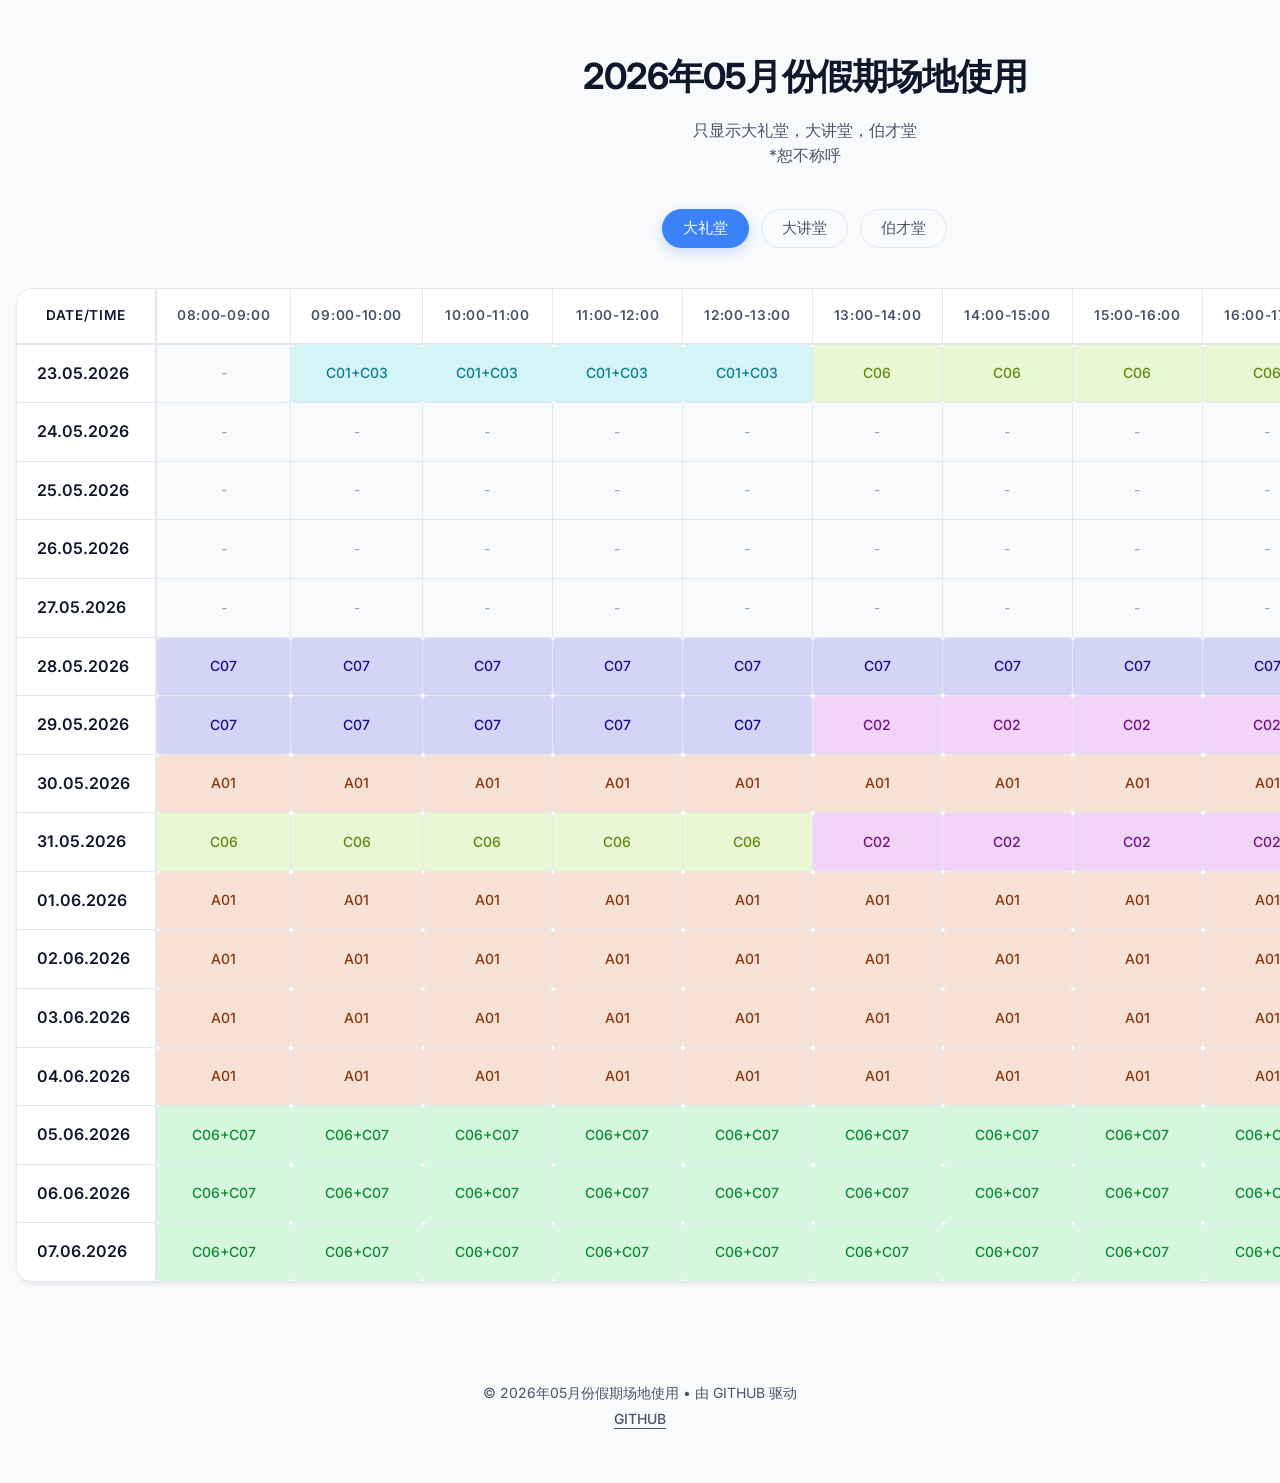
<file: index.html>
<!doctype html>
<html lang="en">

<head>
    <meta charset="UTF-8" />
    <meta name="viewport" content="width=device-width, initial-scale=1.0" />
    <title>2026年05月份假期场地使用</title>
    <link rel="stylesheet" href="style.css" />
    <link href="https://fonts.googleapis.com/css2?family=Inter:wght@400;500;600&display=swap" rel="stylesheet" />
</head>

<body>
    <div class="app-container">
        <header>
            <h1>2026年05月份假期场地使用</h1>
            <p>只显示大礼堂，大讲堂，伯才堂</p>
            <p>*恕不称呼</p>
        </header>

        <main>
            <div class="venue-selector" id="venueSelector">
                <!-- Venue tabs will be injected here -->
            </div>

            <div class="table-container">
                <div class="loading-state" id="loadingState">
                    Loading schedule data...
                </div>
                <table id="scheduleTable" class="hidden">
                    <thead id="scheduleHead">
                        <!-- Table headers will be injected here -->
                    </thead>
                    <tbody id="scheduleBody">
                        <!-- Table rows will be injected here -->
                    </tbody>
                </table>
            </div>
        </main>
    </div>
    <footer>
        <p>&copy; 2026年05月份假期场地使用 • 由 GITHUB 驱动</p>
        <p>
            <a href="https://github.com/TJHS-Co-Curricular/TJHS-School-Holiday-Site-Usage" target="_blank"
                rel="noopener noreferrer" class="footer-link">GITHUB</a>
        </p>
    </footer>
    <script src="app.js"></script>
</body>

</html>
</file>
<file: style.css>
:root {
    --primary-color: #3b82f6; /* Blue 500 */
    --primary-hover: #2563eb;
    --bg-color: #f8fafc; /* Slate 50 */
    --card-bg: #ffffff;
    --text-main: #0f172a; /* Slate 900 */
    --text-muted: #475569; /* Slate 600 */
    --border-color: #e2e8f0; /* Slate 200 */
    --slot-empty: #f8fafc;
    --slot-used: #eff6ff; /* Fallback Blue 50 */
    --slot-used-text: #1d4ed8; /* Fallback Blue 700 */
    --shadow-sm: 0 1px 2px 0 rgba(0, 0, 0, 0.05);
    --shadow-md: 0 4px 6px -1px rgba(0, 0, 0, 0.05), 0 2px 4px -1px rgba(0, 0, 0, 0.03);
}

* {
    margin: 0;
    padding: 0;
    box-sizing: border-box;
}

body {
    font-family: 'Inter', system-ui, -apple-system, sans-serif;
    background-color: var(--bg-color);
    color: var(--text-main);
    line-height: 1.6;
    -webkit-font-smoothing: antialiased;
}

.app-container {
    max-width: none;
    width: fit-content;
    min-width: 100%;
    margin: 0 auto;
    padding: 3rem 1rem;
}

header {
    margin-bottom: 2.5rem;
    text-align: center;
}

header h1 {
    font-size: 2.25rem;
    font-weight: 700;
    margin-bottom: 0.75rem;
    color: var(--text-main);
    letter-spacing: -0.025em;
}

header p {
    color: var(--text-muted);
    font-size: 1rem;
}

.venue-selector {
    display: flex;
    justify-content: center;
    gap: 0.75rem;
    margin-bottom: 2.5rem;
    flex-wrap: wrap;
}

.venue-btn {
    padding: 0.5rem 1.25rem;
    background-color: var(--bg-color);
    border: 1px solid var(--border-color);
    border-radius: 9999px;
    font-size: 0.95rem;
    font-weight: 500;
    color: var(--text-muted);
    cursor: pointer;
    transition: all 0.2s cubic-bezier(0.4, 0, 0.2, 1);
}

.venue-btn:hover {
    background-color: var(--card-bg);
    color: var(--text-main);
    border-color: #cbd5e1;
    box-shadow: var(--shadow-sm);
}

.venue-btn.active {
    background-color: var(--primary-color);
    color: white;
    border-color: var(--primary-color);
    box-shadow: 0 4px 12px rgba(59, 130, 246, 0.25);
}

.table-container {
    background: var(--card-bg);
    border-radius: 16px;
    box-shadow: var(--shadow-md);
    overflow-x: visible;
    overflow-y: hidden;
    position: relative;
    border: 1px solid var(--border-color);
}

.table-container::-webkit-scrollbar {
    height: 8px;
}

.table-container::-webkit-scrollbar-track {
    background: transparent;
    border-radius: 0 0 16px 16px;
}

.table-container::-webkit-scrollbar-thumb {
    background-color: #cbd5e1;
    border-radius: 4px;
}

.table-container::-webkit-scrollbar-thumb:hover {
    background-color: #94a3b8;
}

table {
    width: 100%;
    border-collapse: separate;
    border-spacing: 0;
    text-align: left;
    min-width: 100%;
}

th,
td {
    padding: 1rem 1.25rem;
    border-bottom: 1px solid var(--border-color);
    border-right: 1px solid var(--border-color);
    white-space: nowrap;
    min-width: 130px;
}

th:last-child,
td:last-child {
    border-right: none;
}

th {
    background-color: var(--card-bg);
    font-weight: 600;
    color: var(--text-muted);
    font-size: 0.85rem;
    text-transform: uppercase;
    letter-spacing: 0.05em;
    position: sticky;
    top: 0;
    z-index: 10;
    border-bottom: 2px solid var(--border-color);
    text-align: center;
}

tbody tr:last-child td {
    border-bottom: none;
}

td:first-child,
th:first-child {
    font-weight: 600;
    background-color: var(--card-bg);
    color: var(--text-main);
    position: sticky;
    left: 0;
    z-index: 20;
    border-right: 2px solid var(--border-color);
    min-width: 140px;
}

th:first-child {
    z-index: 30;
}

.table-container::after {
    content: '';
    position: absolute;
    top: 0;
    bottom: 0;
    left: 140px;
    width: 8px;
    background: linear-gradient(to right, rgba(0, 0, 0, 0.03), transparent);
    pointer-events: none;
    z-index: 15;
    opacity: 0;
    transition: opacity 0.3s;
}

/* Status styling */
td.slot-empty {
    background-color: var(--slot-empty);
    color: #94a3b8;
    font-size: 0.875rem;
    text-align: center;
}

td.slot-used {
    background-color: var(--slot-bg, var(--slot-used));
    color: var(--slot-color, var(--slot-used-text));
    font-weight: 500;
    font-size: 0.875rem;
    text-align: center;
    border-radius: 4px; /* Slight inner rounding for modern feel */
}

/* Utilities & Hover */
.hidden {
    display: none;
}

.loading-state {
    text-align: center;
    padding: 4rem;
    color: var(--text-muted);
    font-size: 1.125rem;
    font-weight: 500;
}

tbody tr {
    transition: background-color 0.15s ease;
}

tbody tr:hover td {
    background-color: #f8fafc;
}

tbody tr:hover td:first-child {
    background-color: #f8fafc;
}

tbody tr:hover td.slot-used {
    filter: brightness(0.97);
}

footer {
    text-align: center;
    padding: 3rem 2rem;
    color: var(--text-muted);
    font-size: 0.875rem;
}

footer p {
    margin: 0.25rem 0;
}

.footer-link {
    color: var(--text-muted);
    text-decoration: underline;
    text-underline-offset: 4px;
    font-weight: 500;
    transition: color 0.2s;
}

.footer-link:hover {
    color: var(--text-main);
}
</file>
